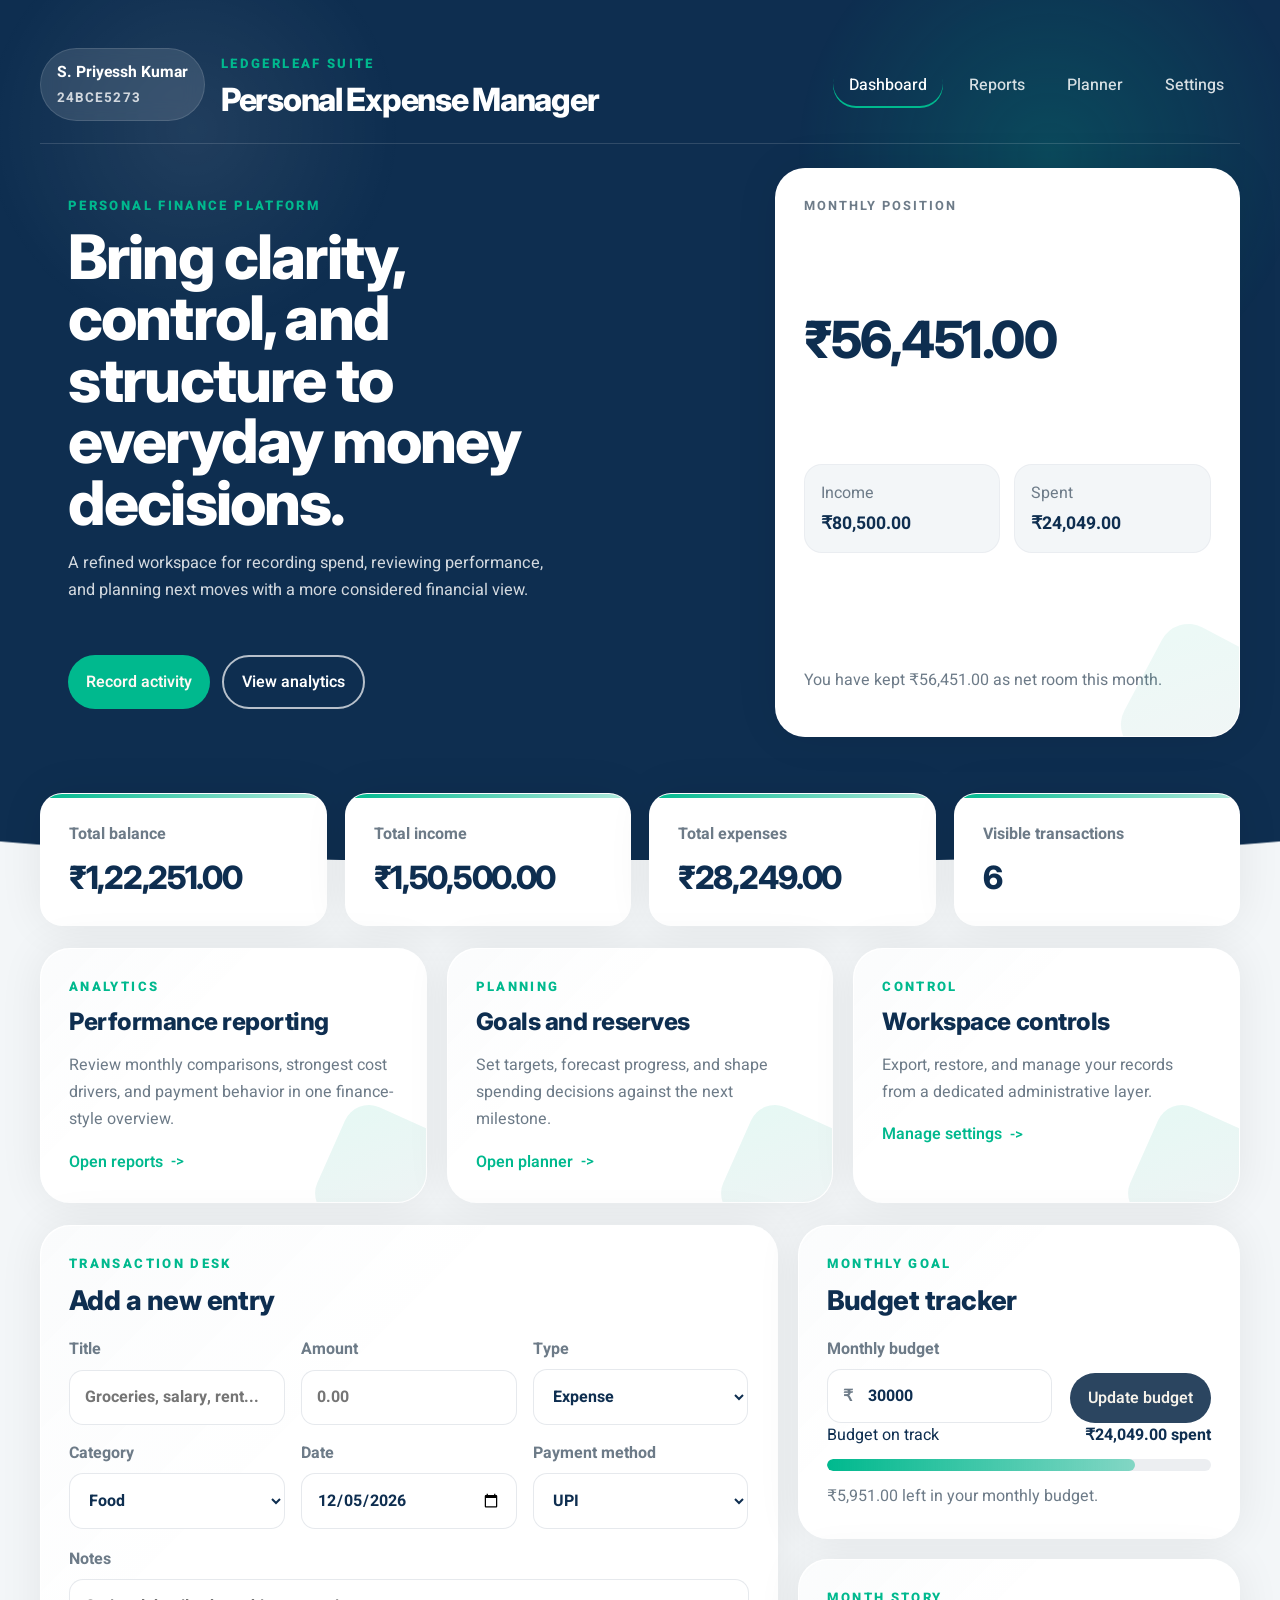
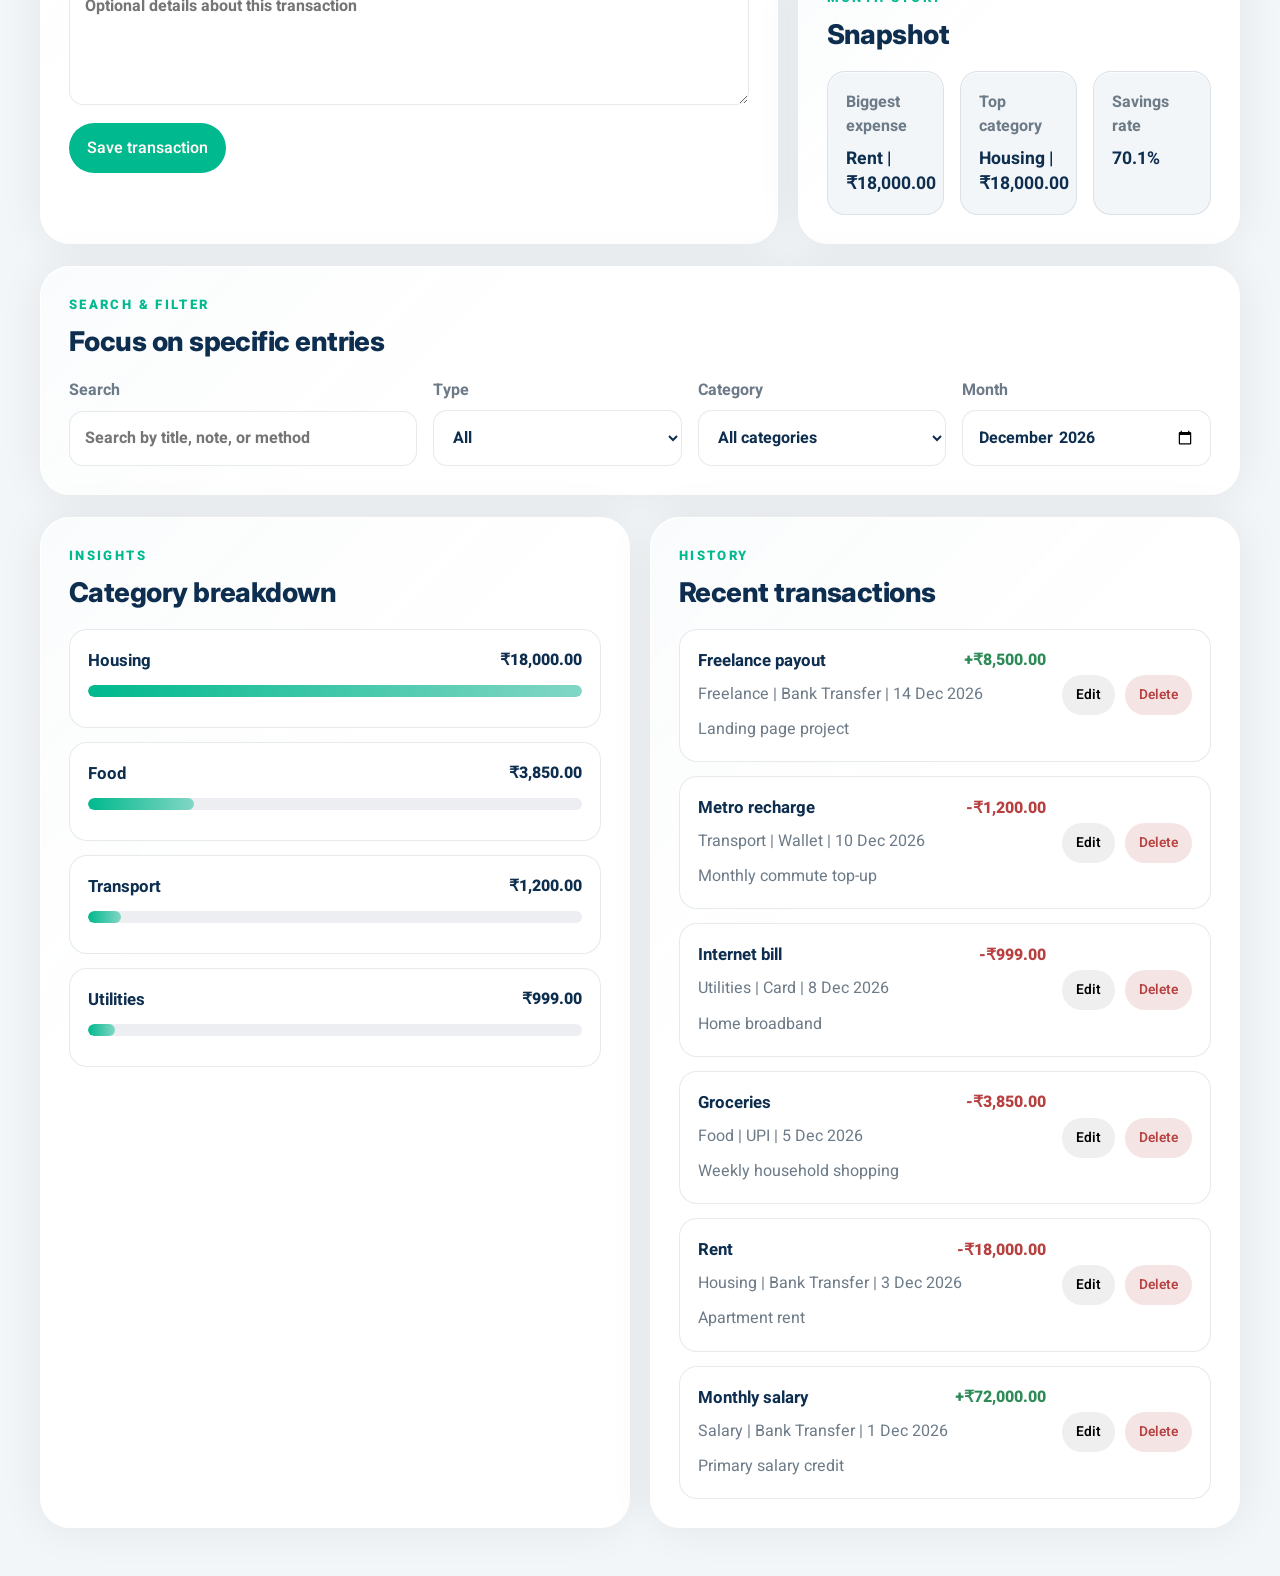
<file: index.html>
<!DOCTYPE html>
<html lang="en">
<head>
  <meta charset="UTF-8">
  <meta name="viewport" content="width=device-width, initial-scale=1.0">
  <title>LedgerLeaf | Dashboard</title>
  <link rel="preconnect" href="https://fonts.googleapis.com">
  <link rel="preconnect" href="https://fonts.gstatic.com" crossorigin>
  <link href="https://fonts.googleapis.com/css2?family=Heebo:wght@400;500;600&family=Inter:wght@700;800&display=swap" rel="stylesheet">
  <link rel="stylesheet" href="styles.css">
</head>
<body data-page="dashboard">
  <div class="page-shell">
    <header class="topbar">
      <div class="brand-lockup">
        <div class="identity-badge" aria-label="Student details">
          <strong>S. Priyessh Kumar</strong>
          <span>24BCE5273</span>
        </div>
        <div>
          <p class="eyebrow">LedgerLeaf Suite</p>
          <h1 class="brand-title">Personal Expense Manager</h1>
        </div>
      </div>
      <nav class="nav-pills" aria-label="Primary">
        <a class="nav-pill is-active" href="index.html">Dashboard</a>
        <a class="nav-pill" href="reports.html">Reports</a>
        <a class="nav-pill" href="planner.html">Planner</a>
        <a class="nav-pill" href="settings.html">Settings</a>
      </nav>
    </header>

    <section class="hero">
      <div class="hero__copy">
        <p class="eyebrow">Personal Finance Platform</p>
        <h2>Bring clarity, control, and structure to everyday money decisions.</h2>
        <p class="hero__text">
          A refined workspace for recording spend, reviewing performance, and planning next moves with a more considered financial view.
        </p>
        <div class="hero-links">
          <a class="button button--primary" href="#transactionForm">Record activity</a>
          <a class="button button--ghost" href="reports.html">View analytics</a>
        </div>
      </div>
      <div class="hero__card">
        <p class="hero__label">Monthly position</p>
        <h2 id="heroNet">&#8377;0.00</h2>
        <div class="hero__stats">
          <div>
            <span>Income</span>
            <strong id="heroIncome">&#8377;0.00</strong>
          </div>
          <div>
            <span>Spent</span>
            <strong id="heroExpense">&#8377;0.00</strong>
          </div>
        </div>
        <p id="smartSummary" class="hero__summary">A sharper month starts with a few clean entries.</p>
      </div>
    </section>

    <main class="dashboard">
      <section class="stats-grid">
        <article class="stat-card">
          <p>Total balance</p>
          <h3 id="totalBalance">&#8377;0.00</h3>
        </article>
        <article class="stat-card">
          <p>Total income</p>
          <h3 id="totalIncome">&#8377;0.00</h3>
        </article>
        <article class="stat-card">
          <p>Total expenses</p>
          <h3 id="totalExpenses">&#8377;0.00</h3>
        </article>
        <article class="stat-card">
          <p>Visible transactions</p>
          <h3 id="transactionCount">0</h3>
        </article>
      </section>

      <section class="quick-grid">
        <article class="panel shortcut-card">
          <p class="section-kicker">Analytics</p>
          <h2>Performance reporting</h2>
          <p class="muted">Review monthly comparisons, strongest cost drivers, and payment behavior in one finance-style overview.</p>
          <a class="text-link" href="reports.html">Open reports</a>
        </article>
        <article class="panel shortcut-card">
          <p class="section-kicker">Planning</p>
          <h2>Goals and reserves</h2>
          <p class="muted">Set targets, forecast progress, and shape spending decisions against the next milestone.</p>
          <a class="text-link" href="planner.html">Open planner</a>
        </article>
        <article class="panel shortcut-card">
          <p class="section-kicker">Control</p>
          <h2>Workspace controls</h2>
          <p class="muted">Export, restore, and manage your records from a dedicated administrative layer.</p>
          <a class="text-link" href="settings.html">Manage settings</a>
        </article>
      </section>

      <section class="layout-grid">
        <section class="panel panel--form">
          <div class="panel__header">
            <div>
              <p class="section-kicker">Transaction Desk</p>
              <h2 id="formTitle">Add a new entry</h2>
            </div>
            <button id="cancelEditBtn" class="button button--ghost hidden" type="button">Cancel edit</button>
          </div>

          <form id="transactionForm" class="transaction-form">
            <div class="form-grid">
              <label>
                <span>Title</span>
                <input id="title" name="title" type="text" placeholder="Groceries, salary, rent..." required>
              </label>
              <label>
                <span>Amount</span>
                <input id="amount" name="amount" type="number" min="0.01" step="0.01" placeholder="0.00" required>
              </label>
              <label>
                <span>Type</span>
                <select id="type" name="type" required>
                  <option value="expense">Expense</option>
                  <option value="income">Income</option>
                </select>
              </label>
              <label>
                <span>Category</span>
                <select id="category" name="category" required></select>
              </label>
              <label>
                <span>Date</span>
                <input id="date" name="date" type="date" required>
              </label>
              <label>
                <span>Payment method</span>
                <select id="paymentMethod" name="paymentMethod" required>
                  <option value="UPI">UPI</option>
                  <option value="Card">Card</option>
                  <option value="Cash">Cash</option>
                  <option value="Bank Transfer">Bank Transfer</option>
                  <option value="Wallet">Wallet</option>
                </select>
              </label>
            </div>

            <label>
              <span>Notes</span>
              <textarea id="notes" name="notes" rows="4" placeholder="Optional details about this transaction"></textarea>
            </label>

            <div class="form-actions">
              <button class="button button--primary" id="submitBtn" type="submit">Save transaction</button>
            </div>
          </form>
        </section>

        <section class="stack-grid">
          <section class="panel panel--budget">
            <div class="panel__header">
              <div>
                <p class="section-kicker">Monthly Goal</p>
                <h2>Budget tracker</h2>
              </div>
            </div>

            <form id="budgetForm" class="budget-form">
              <label>
                <span>Monthly budget</span>
                <div class="budget-input">
                  <span>&#8377;</span>
                  <input id="budgetInput" type="number" min="0" step="0.01" placeholder="Set your monthly limit">
                </div>
              </label>
              <button class="button button--secondary" type="submit">Update budget</button>
            </form>

            <div class="budget-progress">
              <div class="budget-progress__labels">
                <span id="budgetStatus">No budget set yet</span>
                <strong id="budgetSpent">&#8377;0.00 spent</strong>
              </div>
              <div class="progress-track" aria-hidden="true">
                <div id="budgetBar" class="progress-fill"></div>
              </div>
              <p id="budgetMeta" class="muted">Set a budget to see how your expenses compare this month.</p>
            </div>
          </section>

          <section class="panel">
            <div class="panel__header">
              <div>
                <p class="section-kicker">Month Story</p>
                <h2>Snapshot</h2>
              </div>
            </div>
            <div class="mini-metrics">
              <article>
                <span>Biggest expense</span>
                <strong id="largestExpenseLabel">No expenses yet</strong>
              </article>
              <article>
                <span>Top category</span>
                <strong id="topCategoryLabel">Waiting for data</strong>
              </article>
              <article>
                <span>Savings rate</span>
                <strong id="savingsRateLabel">0%</strong>
              </article>
            </div>
          </section>
        </section>
      </section>

      <section class="panel panel--filters">
        <div class="panel__header">
          <div>
            <p class="section-kicker">Search & Filter</p>
            <h2>Focus on specific entries</h2>
          </div>
        </div>

        <div class="filter-grid filter-grid--wide">
          <label>
            <span>Search</span>
            <input id="searchInput" type="search" placeholder="Search by title, note, or method">
          </label>
          <label>
            <span>Type</span>
            <select id="filterType">
              <option value="all">All</option>
              <option value="expense">Expense</option>
              <option value="income">Income</option>
            </select>
          </label>
          <label>
            <span>Category</span>
            <select id="filterCategory">
              <option value="all">All categories</option>
            </select>
          </label>
          <label>
            <span>Month</span>
            <input id="filterMonth" type="month">
          </label>
        </div>
      </section>

      <section class="content-grid">
        <section class="panel">
          <div class="panel__header">
            <div>
              <p class="section-kicker">Insights</p>
              <h2>Category breakdown</h2>
            </div>
          </div>
          <div id="insightsList" class="insights-list"></div>
        </section>

        <section class="panel">
          <div class="panel__header">
            <div>
              <p class="section-kicker">History</p>
              <h2>Recent transactions</h2>
            </div>
          </div>
          <div id="transactionList" class="transaction-list"></div>
        </section>
      </section>
    </main>
  </div>

  <template id="transactionItemTemplate">
    <article class="transaction-item">
      <div class="transaction-item__main">
        <div class="transaction-item__top">
          <h3 class="transaction-title"></h3>
          <p class="transaction-amount"></p>
        </div>
        <div class="transaction-meta"></div>
        <p class="transaction-notes"></p>
      </div>
      <div class="transaction-actions">
        <button class="button button--tiny edit-btn" type="button">Edit</button>
        <button class="button button--tiny button--danger delete-btn" type="button">Delete</button>
      </div>
    </article>
  </template>

  <template id="insightItemTemplate">
    <article class="insight-item">
      <div class="insight-item__head">
        <h3 class="insight-category"></h3>
        <strong class="insight-value"></strong>
      </div>
      <div class="progress-track" aria-hidden="true">
        <div class="insight-bar"></div>
      </div>
    </article>
  </template>

  <script src="script.js"></script>
</body>
</html>
</file>
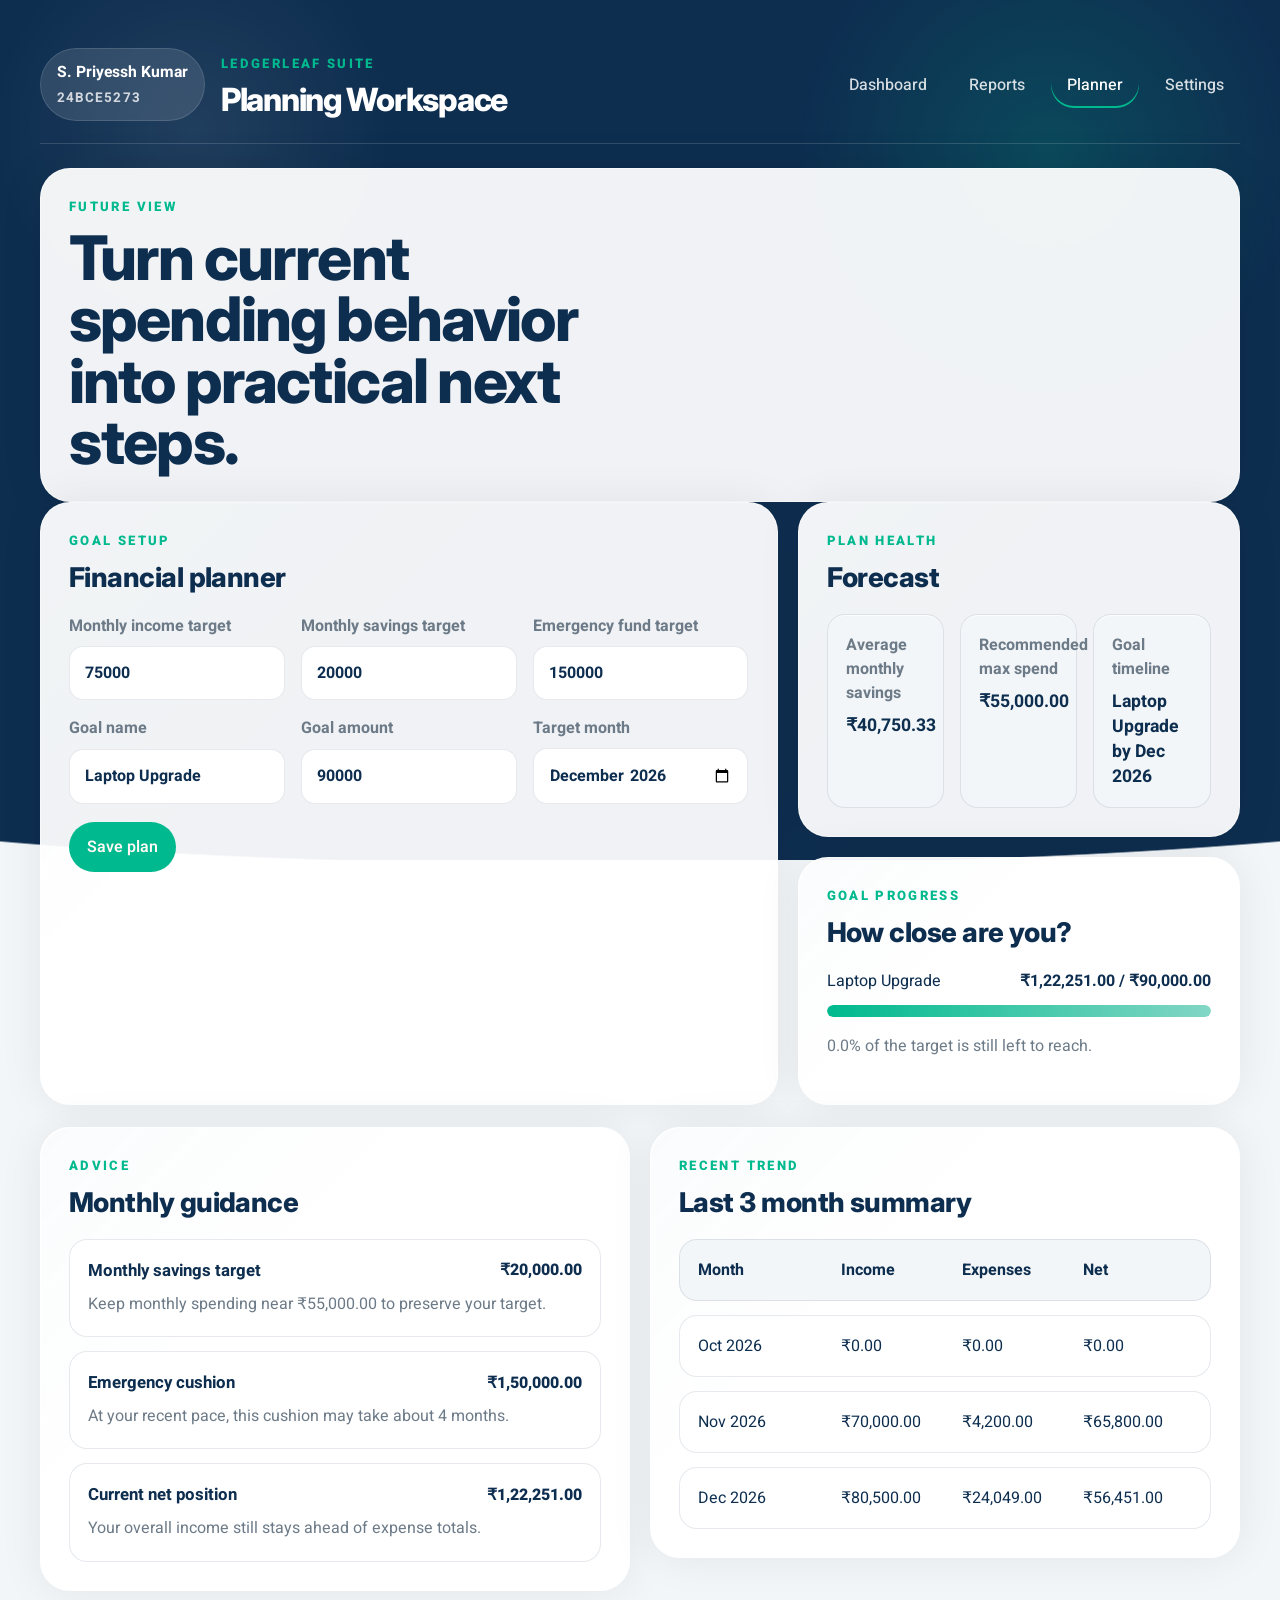
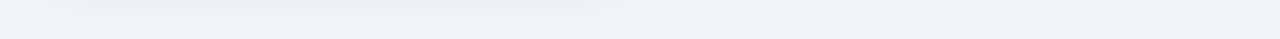
<file: planner.html>
<!DOCTYPE html>
<html lang="en">
<head>
  <meta charset="UTF-8">
  <meta name="viewport" content="width=device-width, initial-scale=1.0">
  <title>LedgerLeaf | Planner</title>
  <link rel="preconnect" href="https://fonts.googleapis.com">
  <link rel="preconnect" href="https://fonts.gstatic.com" crossorigin>
  <link href="https://fonts.googleapis.com/css2?family=Heebo:wght@400;500;600&family=Inter:wght@700;800&display=swap" rel="stylesheet">
  <link rel="stylesheet" href="styles.css">
</head>
<body data-page="planner">
  <div class="page-shell">
    <header class="topbar">
      <div class="brand-lockup">
        <div class="identity-badge">
          <strong>S. Priyessh Kumar</strong>
          <span>24BCE5273</span>
        </div>
        <div>
          <p class="eyebrow">LedgerLeaf Suite</p>
          <h1 class="brand-title">Planning Workspace</h1>
        </div>
      </div>
      <nav class="nav-pills" aria-label="Primary">
        <a class="nav-pill" href="index.html">Dashboard</a>
        <a class="nav-pill" href="reports.html">Reports</a>
        <a class="nav-pill is-active" href="planner.html">Planner</a>
        <a class="nav-pill" href="settings.html">Settings</a>
      </nav>
    </header>

    <section class="subhero">
      <div>
        <p class="eyebrow">Future View</p>
        <h2>Turn current spending behavior into practical next steps.</h2>
      </div>
    </section>

    <main class="dashboard">
      <section class="layout-grid">
        <section class="panel">
          <div class="panel__header">
            <div>
              <p class="section-kicker">Goal Setup</p>
              <h2>Financial planner</h2>
            </div>
          </div>
          <form id="plannerForm" class="transaction-form">
            <div class="form-grid">
              <label>
                <span>Monthly income target</span>
                <input id="plannerIncomeTarget" type="number" min="0" step="0.01" placeholder="Expected monthly income">
              </label>
              <label>
                <span>Monthly savings target</span>
                <input id="plannerSavingsTarget" type="number" min="0" step="0.01" placeholder="How much to save">
              </label>
              <label>
                <span>Emergency fund target</span>
                <input id="plannerEmergencyTarget" type="number" min="0" step="0.01" placeholder="Goal amount">
              </label>
              <label>
                <span>Goal name</span>
                <input id="plannerGoalName" type="text" placeholder="Laptop fund, travel fund...">
              </label>
              <label>
                <span>Goal amount</span>
                <input id="plannerGoalAmount" type="number" min="0" step="0.01" placeholder="Target amount">
              </label>
              <label>
                <span>Target month</span>
                <input id="plannerGoalMonth" type="month">
              </label>
            </div>
            <div class="form-actions">
              <button class="button button--primary" type="submit">Save plan</button>
            </div>
          </form>
        </section>

        <section class="stack-grid">
          <section class="panel">
            <div class="panel__header">
              <div>
                <p class="section-kicker">Plan Health</p>
                <h2>Forecast</h2>
              </div>
            </div>
            <div class="mini-metrics">
              <article>
                <span>Average monthly savings</span>
                <strong id="plannerAvgSavings">&#8377;0.00</strong>
              </article>
              <article>
                <span>Recommended max spend</span>
                <strong id="plannerSpendCap">&#8377;0.00</strong>
              </article>
              <article>
                <span>Goal timeline</span>
                <strong id="plannerTimeline">Set a plan</strong>
              </article>
            </div>
          </section>

          <section class="panel">
            <div class="panel__header">
              <div>
                <p class="section-kicker">Goal Progress</p>
                <h2>How close are you?</h2>
              </div>
            </div>
            <div class="budget-progress">
              <div class="budget-progress__labels">
                <span id="plannerGoalLabel">No goal yet</span>
                <strong id="plannerGoalProgress">&#8377;0.00</strong>
              </div>
              <div class="progress-track" aria-hidden="true">
                <div id="plannerGoalBar" class="progress-fill"></div>
              </div>
              <p id="plannerGoalMeta" class="muted">Save a plan to see your estimated progress.</p>
            </div>
          </section>
        </section>
      </section>

      <section class="content-grid content-grid--reports">
        <section class="panel">
          <div class="panel__header">
            <div>
              <p class="section-kicker">Advice</p>
              <h2>Monthly guidance</h2>
            </div>
          </div>
          <div id="plannerAdviceList" class="insights-list"></div>
        </section>

        <section class="panel">
          <div class="panel__header">
            <div>
              <p class="section-kicker">Recent Trend</p>
              <h2>Last 3 month summary</h2>
            </div>
          </div>
          <div id="plannerTrendTable" class="table-shell"></div>
        </section>
      </section>
    </main>
  </div>

  <template id="plannerAdviceTemplate">
    <article class="insight-item">
      <div class="insight-item__head">
        <h3 class="insight-category"></h3>
        <strong class="insight-value"></strong>
      </div>
      <p class="transaction-notes planner-note"></p>
    </article>
  </template>

  <script src="script.js"></script>
</body>
</html>
</file>
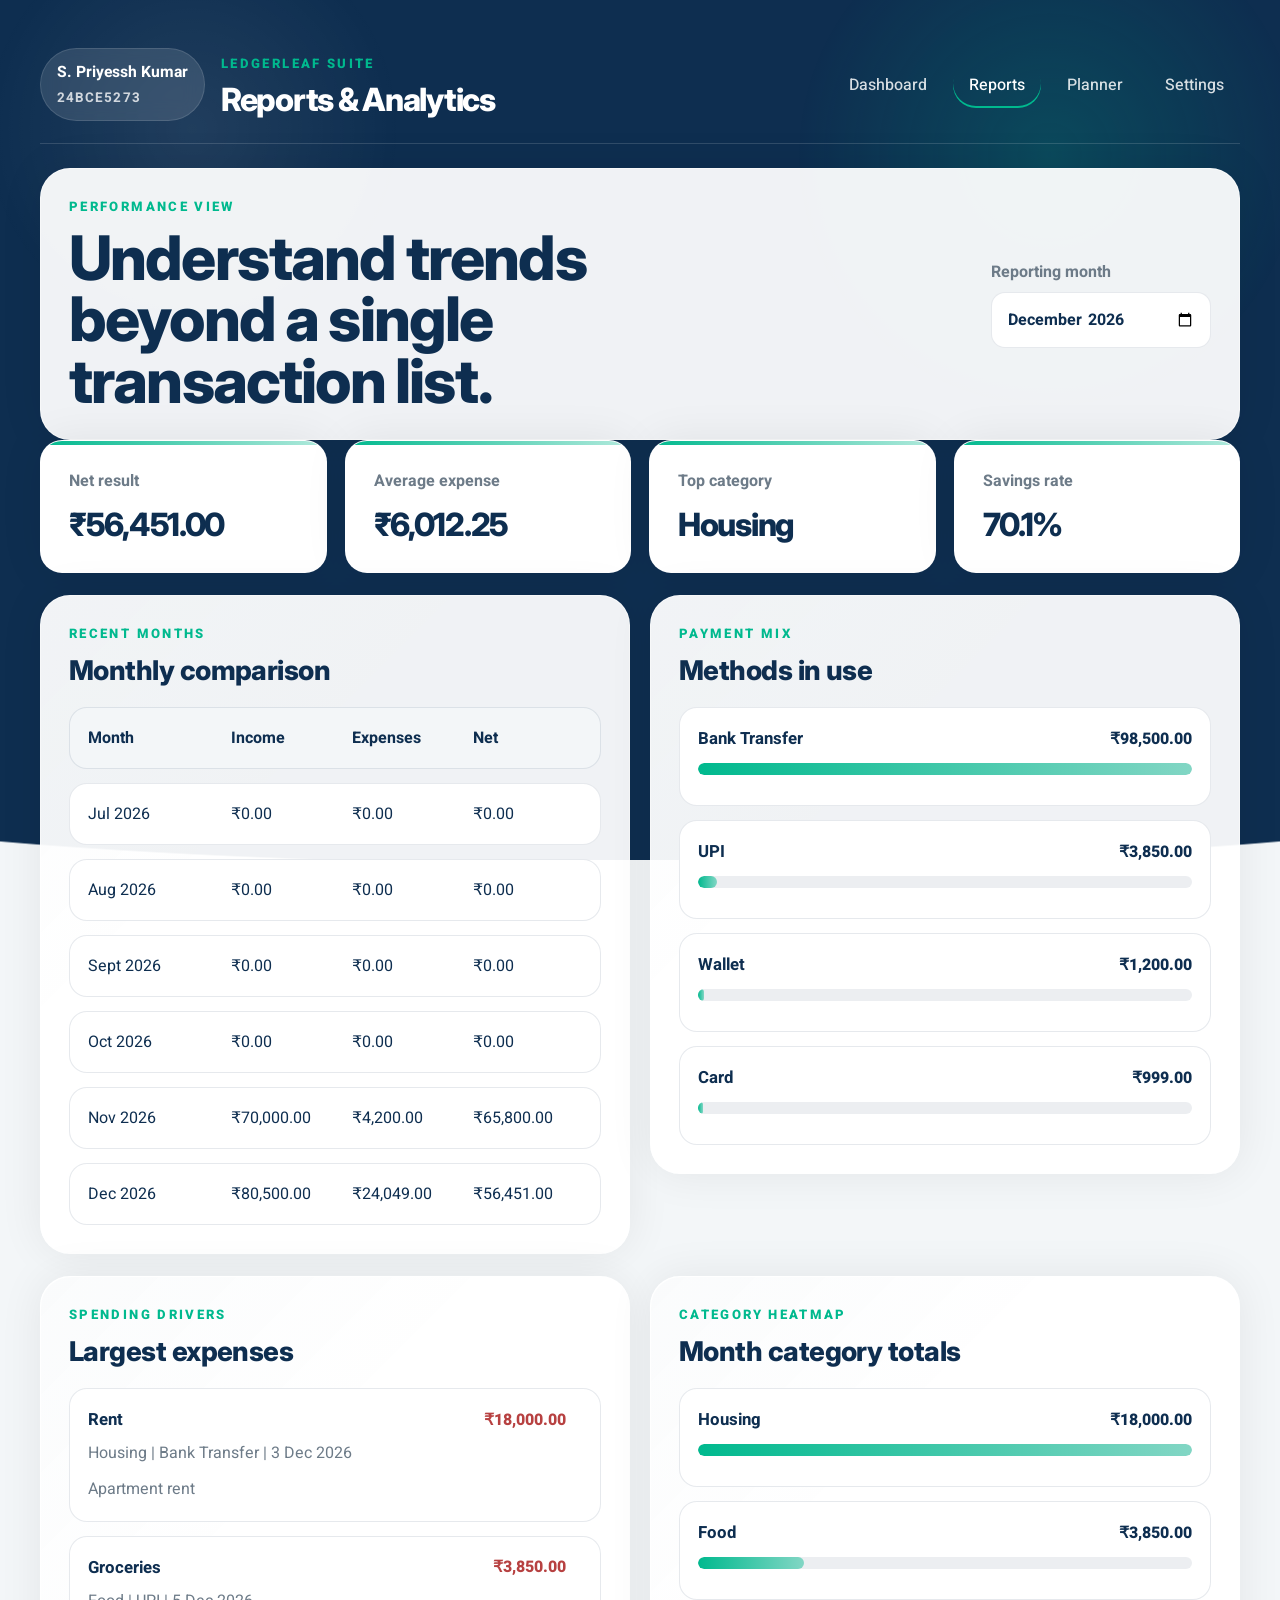
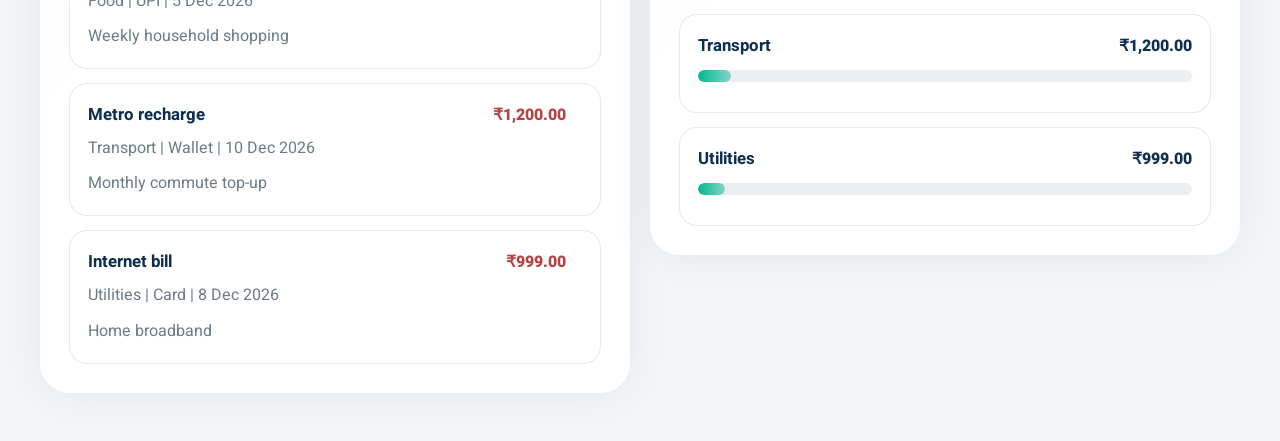
<file: reports.html>
<!DOCTYPE html>
<html lang="en">
<head>
  <meta charset="UTF-8">
  <meta name="viewport" content="width=device-width, initial-scale=1.0">
  <title>LedgerLeaf | Reports</title>
  <link rel="preconnect" href="https://fonts.googleapis.com">
  <link rel="preconnect" href="https://fonts.gstatic.com" crossorigin>
  <link href="https://fonts.googleapis.com/css2?family=Heebo:wght@400;500;600&family=Inter:wght@700;800&display=swap" rel="stylesheet">
  <link rel="stylesheet" href="styles.css">
</head>
<body data-page="reports">
  <div class="page-shell">
    <header class="topbar">
      <div class="brand-lockup">
        <div class="identity-badge">
          <strong>S. Priyessh Kumar</strong>
          <span>24BCE5273</span>
        </div>
        <div>
          <p class="eyebrow">LedgerLeaf Suite</p>
          <h1 class="brand-title">Reports & Analytics</h1>
        </div>
      </div>
      <nav class="nav-pills" aria-label="Primary">
        <a class="nav-pill" href="index.html">Dashboard</a>
        <a class="nav-pill is-active" href="reports.html">Reports</a>
        <a class="nav-pill" href="planner.html">Planner</a>
        <a class="nav-pill" href="settings.html">Settings</a>
      </nav>
    </header>

    <section class="subhero">
      <div>
        <p class="eyebrow">Performance View</p>
        <h2>Understand trends beyond a single transaction list.</h2>
      </div>
      <label class="month-picker">
        <span>Reporting month</span>
        <input id="reportsMonth" type="month">
      </label>
    </section>

    <main class="dashboard">
      <section class="stats-grid">
        <article class="stat-card">
          <p>Net result</p>
          <h3 id="reportNet">&#8377;0.00</h3>
        </article>
        <article class="stat-card">
          <p>Average expense</p>
          <h3 id="reportAverageExpense">&#8377;0.00</h3>
        </article>
        <article class="stat-card">
          <p>Top category</p>
          <h3 id="reportTopCategory">None</h3>
        </article>
        <article class="stat-card">
          <p>Savings rate</p>
          <h3 id="reportSavingsRate">0%</h3>
        </article>
      </section>

      <section class="content-grid content-grid--reports">
        <section class="panel">
          <div class="panel__header">
            <div>
              <p class="section-kicker">Recent Months</p>
              <h2>Monthly comparison</h2>
            </div>
          </div>
          <div id="monthlyTable" class="table-shell"></div>
        </section>

        <section class="panel">
          <div class="panel__header">
            <div>
              <p class="section-kicker">Payment Mix</p>
              <h2>Methods in use</h2>
            </div>
          </div>
          <div id="paymentMethodList" class="insights-list"></div>
        </section>
      </section>

      <section class="content-grid content-grid--reports">
        <section class="panel">
          <div class="panel__header">
            <div>
              <p class="section-kicker">Spending Drivers</p>
              <h2>Largest expenses</h2>
            </div>
          </div>
          <div id="largestExpensesList" class="transaction-list"></div>
        </section>

        <section class="panel">
          <div class="panel__header">
            <div>
              <p class="section-kicker">Category Heatmap</p>
              <h2>Month category totals</h2>
            </div>
          </div>
          <div id="reportsCategoryList" class="insights-list"></div>
        </section>
      </section>
    </main>
  </div>

  <template id="reportRowTemplate">
    <div class="table-row">
      <span class="row-month"></span>
      <span class="row-income"></span>
      <span class="row-expenses"></span>
      <span class="row-net"></span>
    </div>
  </template>

  <template id="metricItemTemplate">
    <article class="insight-item">
      <div class="insight-item__head">
        <h3 class="insight-category"></h3>
        <strong class="insight-value"></strong>
      </div>
      <div class="progress-track" aria-hidden="true">
        <div class="insight-bar"></div>
      </div>
    </article>
  </template>

  <template id="expenseItemTemplate">
    <article class="transaction-item">
      <div class="transaction-item__main">
        <div class="transaction-item__top">
          <h3 class="transaction-title"></h3>
          <p class="transaction-amount expense"></p>
        </div>
        <div class="transaction-meta"></div>
        <p class="transaction-notes"></p>
      </div>
    </article>
  </template>

  <script src="script.js"></script>
</body>
</html>
</file>
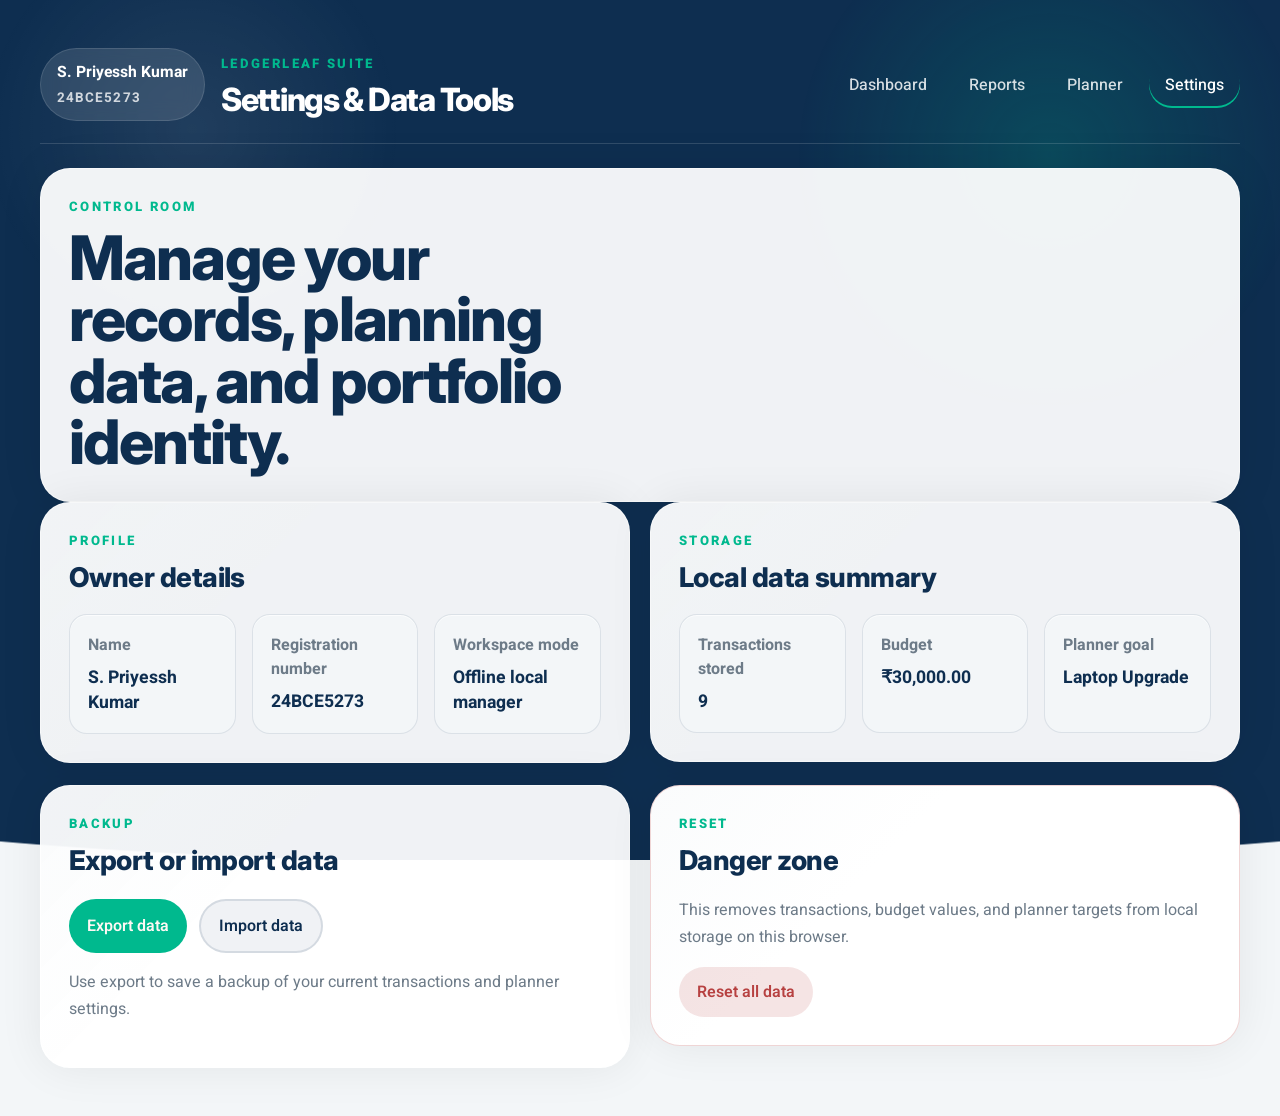
<file: settings.html>
<!DOCTYPE html>
<html lang="en">
<head>
  <meta charset="UTF-8">
  <meta name="viewport" content="width=device-width, initial-scale=1.0">
  <title>LedgerLeaf | Settings</title>
  <link rel="preconnect" href="https://fonts.googleapis.com">
  <link rel="preconnect" href="https://fonts.gstatic.com" crossorigin>
  <link href="https://fonts.googleapis.com/css2?family=Heebo:wght@400;500;600&family=Inter:wght@700;800&display=swap" rel="stylesheet">
  <link rel="stylesheet" href="styles.css">
</head>
<body data-page="settings">
  <div class="page-shell">
    <header class="topbar">
      <div class="brand-lockup">
        <div class="identity-badge">
          <strong>S. Priyessh Kumar</strong>
          <span>24BCE5273</span>
        </div>
        <div>
          <p class="eyebrow">LedgerLeaf Suite</p>
          <h1 class="brand-title">Settings & Data Tools</h1>
        </div>
      </div>
      <nav class="nav-pills" aria-label="Primary">
        <a class="nav-pill" href="index.html">Dashboard</a>
        <a class="nav-pill" href="reports.html">Reports</a>
        <a class="nav-pill" href="planner.html">Planner</a>
        <a class="nav-pill is-active" href="settings.html">Settings</a>
      </nav>
    </header>

    <section class="subhero">
      <div>
        <p class="eyebrow">Control Room</p>
        <h2>Manage your records, planning data, and portfolio identity.</h2>
      </div>
    </section>

    <main class="dashboard">
      <section class="content-grid content-grid--reports">
        <section class="panel">
          <div class="panel__header">
            <div>
              <p class="section-kicker">Profile</p>
              <h2>Owner details</h2>
            </div>
          </div>
          <div class="mini-metrics">
            <article>
              <span>Name</span>
              <strong>S. Priyessh Kumar</strong>
            </article>
            <article>
              <span>Registration number</span>
              <strong>24BCE5273</strong>
            </article>
            <article>
              <span>Workspace mode</span>
              <strong>Offline local manager</strong>
            </article>
          </div>
        </section>

        <section class="panel">
          <div class="panel__header">
            <div>
              <p class="section-kicker">Storage</p>
              <h2>Local data summary</h2>
            </div>
          </div>
          <div class="mini-metrics">
            <article>
              <span>Transactions stored</span>
              <strong id="settingsTransactionCount">0</strong>
            </article>
            <article>
              <span>Budget</span>
              <strong id="settingsBudget">&#8377;0.00</strong>
            </article>
            <article>
              <span>Planner goal</span>
              <strong id="settingsGoal">Not set</strong>
            </article>
          </div>
        </section>
      </section>

      <section class="content-grid content-grid--reports">
        <section class="panel">
          <div class="panel__header">
            <div>
              <p class="section-kicker">Backup</p>
              <h2>Export or import data</h2>
            </div>
          </div>
          <div class="settings-actions">
            <button id="exportDataBtn" class="button button--primary" type="button">Export data</button>
            <label class="file-button">
              <span class="button button--ghost">Import data</span>
              <input id="importDataInput" type="file" accept="application/json">
            </label>
          </div>
          <p id="settingsMessage" class="muted">Use export to save a backup of your current transactions and planner settings.</p>
        </section>

        <section class="panel danger-panel">
          <div class="panel__header">
            <div>
              <p class="section-kicker">Reset</p>
              <h2>Danger zone</h2>
            </div>
          </div>
          <p class="muted">This removes transactions, budget values, and planner targets from local storage on this browser.</p>
          <button id="resetDataBtn" class="button button--danger" type="button">Reset all data</button>
        </section>
      </section>
    </main>
  </div>

  <script src="script.js"></script>
</body>
</html>
</file>
<file: styles.css>
:root {
  --bg: #f3f6f8;
  --surface: rgba(255, 255, 255, 0.94);
  --surface-strong: #ffffff;
  --text: #0e2e50;
  --muted: #6d7b88;
  --line: rgba(14, 46, 80, 0.1);
  --primary: #00b98e;
  --primary-deep: #009f7a;
  --secondary: #2b4560;
  --secondary-deep: #0e2e50;
  --danger: #b74141;
  --income: #2e8b57;
  --expense: #b74141;
  --shadow: 0 0 45px rgba(0, 0, 0, 0.07);
  --radius-lg: 28px;
}

* {
  box-sizing: border-box;
}

html {
  scroll-behavior: smooth;
}

body {
  margin: 0;
  min-height: 100vh;
  font-family: "Heebo", "Manrope", sans-serif;
  color: var(--text);
  background:
    linear-gradient(180deg, #0e2e50 0px, #0e2e50 860px, var(--bg) 860px, var(--bg) 100%);
  position: relative;
}

body::before,
body::after {
  content: "";
  position: fixed;
  inset: auto;
  pointer-events: none;
  z-index: 0;
  filter: blur(8px);
}

body::before {
  top: 0;
  left: 0;
  width: 100%;
  height: 860px;
  border-radius: 0;
  background:
    radial-gradient(circle at 82% 18%, rgba(0, 185, 142, 0.2), transparent 20%),
    radial-gradient(circle at 15% 15%, rgba(255, 255, 255, 0.08), transparent 16%);
  transform: none;
  filter: none;
}

body::after {
  top: 780px;
  left: 0;
  width: 100%;
  height: 120px;
  border-radius: 0;
  background:
    radial-gradient(120% 140px at 50% 0%, transparent 60%, var(--bg) 61%);
  filter: none;
}

a,
button,
input,
select,
textarea {
  font: inherit;
}

a {
  color: inherit;
  text-decoration: none;
}

.page-shell {
  width: min(1200px, calc(100% - 32px));
  margin: 0 auto;
  padding: 26px 0 48px;
  position: relative;
  z-index: 1;
}

.topbar,
.hero__copy,
.hero__card,
.panel,
.stat-card,
.subhero {
  background: var(--surface);
  border: 1px solid rgba(255, 255, 255, 0.5);
  box-shadow: var(--shadow);
}

.topbar {
  display: flex;
  justify-content: space-between;
  gap: 18px;
  align-items: center;
  padding: 22px 0;
  border-radius: 0;
  margin-bottom: 24px;
  position: relative;
  z-index: 10;
  background: transparent;
  box-shadow: none;
  border: 0;
  border-bottom: 1px solid rgba(255, 255, 255, 0.14);
}

.brand-lockup {
  display: flex;
  gap: 16px;
  align-items: center;
}

.brand-title,
.hero h2,
.panel h2,
.stat-card h3,
.subhero h2 {
  margin: 0;
  font-family: "Inter", "Manrope", sans-serif;
  font-weight: 800;
  letter-spacing: -0.04em;
}

.brand-title {
  font-size: 2rem;
  line-height: 1;
  color: #ffffff;
}

.identity-badge {
  display: inline-grid;
  gap: 4px;
  padding: 12px 16px;
  border-radius: 999px;
  background: rgba(255, 255, 255, 0.12);
  border: 1px solid rgba(255, 255, 255, 0.12);
  box-shadow: none;
  backdrop-filter: blur(10px);
}

.identity-badge strong {
  font-size: 0.98rem;
  color: #ffffff;
}

.identity-badge span {
  color: rgba(255, 255, 255, 0.78);
  font-size: 0.84rem;
  font-weight: 700;
  letter-spacing: 0.08em;
}

.eyebrow,
.section-kicker {
  margin: 0 0 10px;
  color: var(--primary);
  font-size: 0.82rem;
  text-transform: uppercase;
  letter-spacing: 0.18em;
  font-weight: 800;
}

.nav-pills {
  display: flex;
  gap: 10px;
  flex-wrap: wrap;
}

.nav-pill {
  padding: 11px 16px;
  border-radius: 999px;
  background: transparent;
  font-weight: 500;
  color: rgba(255, 255, 255, 0.84);
  border: 0;
  transition: transform 180ms ease, background 180ms ease, color 180ms ease, border-color 180ms ease, box-shadow 180ms ease;
}

.nav-pill:hover,
.nav-pill.is-active {
  color: #ffffff;
  background: transparent;
  box-shadow: inset 0 -2px 0 var(--primary);
}

.hero {
  display: grid;
  grid-template-columns: 1.45fr 0.95fr;
  gap: 24px;
  margin-bottom: 56px;
  align-items: stretch;
}

.hero__copy,
.hero__card,
.panel,
.stat-card,
.subhero {
  border-radius: 30px;
}

.hero__copy,
.hero__card,
.subhero,
.panel,
.stat-card {
  padding: 28px;
}

.hero__copy {
  position: relative;
  overflow: hidden;
  background: transparent;
  box-shadow: none;
  border: 0;
  min-height: 330px;
  display: flex;
  flex-direction: column;
  justify-content: center;
}

.hero__copy::after {
  display: none;
}

.hero__copy::before {
  display: none;
}

.hero h2,
.subhero h2 {
  font-size: clamp(2rem, 4.8vw, 4rem);
  line-height: 1;
  max-width: 13ch;
  letter-spacing: -0.03em;
}

.hero h2 {
  color: #ffffff;
}

.hero__text,
.muted,
.transaction-meta,
.transaction-notes,
#budgetMeta,
.planner-note {
  color: var(--muted);
  line-height: 1.7;
}

.hero__text {
  max-width: 55ch;
  font-size: 1.02rem;
  color: rgba(255, 255, 255, 0.82);
  margin-bottom: 28px;
}

.hero-links,
.settings-actions {
  display: flex;
  gap: 12px;
  flex-wrap: wrap;
  margin-top: 22px;
}

.hero__card {
  display: flex;
  flex-direction: column;
  gap: 18px;
  justify-content: space-between;
  background: #ffffff;
  color: var(--text);
  position: relative;
  overflow: hidden;
  min-height: 330px;
}

.hero__card::after {
  content: "";
  position: absolute;
  right: -36px;
  bottom: -42px;
  width: 140px;
  height: 140px;
  border-radius: 30px;
  background: linear-gradient(135deg, rgba(0, 185, 142, 0.08), rgba(14, 46, 80, 0.05));
  transform: rotate(28deg);
}

.hero__label,
.hero__summary,
.hero__stats span {
  color: var(--muted);
}

.hero__label {
  margin: 0;
  text-transform: uppercase;
  letter-spacing: 0.16em;
  font-size: 0.8rem;
  font-weight: 700;
}

.hero__card h2 {
  font-size: clamp(2.1rem, 4vw, 3.5rem);
  max-width: unset;
  color: var(--secondary-deep);
}

.hero__stats {
  display: grid;
  grid-template-columns: repeat(2, minmax(0, 1fr));
  gap: 14px;
}

.hero__stats div {
  padding: 16px;
  border-radius: 18px;
  background: var(--bg);
  border: 1px solid rgba(14, 46, 80, 0.04);
  backdrop-filter: none;
}

.hero__stats strong {
  display: block;
  margin-top: 6px;
  font-size: 1.1rem;
}

.dashboard {
  display: grid;
  gap: 22px;
}

.stats-grid {
  display: grid;
  grid-template-columns: repeat(4, minmax(0, 1fr));
  gap: 18px;
}

.stat-card p {
  margin: 0;
  color: var(--muted);
  font-weight: 700;
}

.stat-card h3 {
  margin-top: 12px;
  font-size: 2rem;
}

.stat-card {
  position: relative;
  overflow: hidden;
  background: #ffffff;
  border-radius: 22px;
}

.stat-card::after {
  content: "";
  position: absolute;
  inset: 0 auto auto 0;
  width: 100%;
  height: 4px;
  background: linear-gradient(90deg, var(--primary), rgba(0, 185, 142, 0.3));
}

.quick-grid,
.content-grid,
.layout-grid {
  display: grid;
  grid-template-columns: repeat(3, minmax(0, 1fr));
  gap: 20px;
}

.layout-grid {
  grid-template-columns: 1.5fr 0.9fr;
}

.content-grid {
  grid-template-columns: repeat(2, minmax(0, 1fr));
}

.content-grid--reports {
  align-items: start;
}

.stack-grid {
  display: grid;
  gap: 20px;
}

.panel__header {
  display: flex;
  justify-content: space-between;
  gap: 16px;
  align-items: start;
  margin-bottom: 20px;
}

.panel h2 {
  font-size: 1.7rem;
  letter-spacing: -0.02em;
}

.panel,
.stat-card,
.subhero {
  box-shadow: var(--shadow);
}

.panel {
  position: relative;
}

.panel::after {
  content: "";
  position: absolute;
  inset: 0;
  border-radius: inherit;
  pointer-events: none;
  background: linear-gradient(135deg, rgba(243, 246, 248, 0.4), transparent 36%);
}

.panel > * {
  position: relative;
  z-index: 1;
}

.shortcut-card h2 {
  font-size: 1.5rem;
}

.shortcut-card {
  position: relative;
  overflow: hidden;
}

.shortcut-card::before {
  content: "";
  position: absolute;
  inset: auto -20px -34px auto;
  width: 120px;
  height: 120px;
  border-radius: 26px;
  background: linear-gradient(135deg, rgba(0, 185, 142, 0.1), rgba(14, 46, 80, 0.06));
  transform: rotate(24deg);
}

.text-link {
  font-weight: 600;
  color: var(--primary);
  display: inline-flex;
  align-items: center;
  gap: 8px;
}

.text-link:hover {
  color: var(--primary-deep);
}

.text-link::after {
  content: "->";
  font-size: 0.92em;
}

.transaction-form,
.budget-form {
  display: grid;
  gap: 18px;
}

.form-grid,
.filter-grid,
.mini-metrics {
  display: grid;
  grid-template-columns: repeat(3, minmax(0, 1fr));
  gap: 16px;
}

.filter-grid--wide {
  grid-template-columns: 1.4fr repeat(3, minmax(0, 1fr));
}

label {
  display: grid;
  gap: 8px;
  color: var(--muted);
  font-weight: 700;
}

input,
select,
textarea {
  width: 100%;
  border: 1px solid var(--line);
  border-radius: 14px;
  padding: 14px 15px;
  background: #ffffff;
  color: var(--text);
  outline: none;
  transition: border-color 180ms ease, box-shadow 180ms ease;
}

input:focus,
select:focus,
textarea:focus {
  border-color: rgba(0, 185, 142, 0.66);
  box-shadow: 0 0 0 4px rgba(0, 185, 142, 0.12);
}

textarea {
  min-height: 120px;
  resize: vertical;
}

.button {
  display: inline-flex;
  justify-content: center;
  align-items: center;
  border: 0;
  border-radius: 999px;
  padding: 13px 18px;
  font-weight: 600;
  cursor: pointer;
  transition: transform 180ms ease, background 180ms ease, box-shadow 180ms ease;
}

.button:hover {
  transform: translateY(-1px);
  box-shadow: 0 14px 24px rgba(22, 42, 31, 0.14);
}

.button--primary {
  background: var(--primary);
  color: #fff8f4;
}

.button--primary:hover {
  background: var(--primary-deep);
}

.button--secondary {
  background: var(--secondary);
  color: #f6f2ea;
}

.button--ghost {
  background: rgba(14, 46, 80, 0.06);
  color: var(--secondary-deep);
  border: 2px solid rgba(14, 46, 80, 0.12);
}

.hero .button--ghost {
  background: transparent;
  color: #ffffff;
  border-color: rgba(255, 255, 255, 0.7);
}

.button--tiny {
  padding: 10px 14px;
  font-size: 0.86rem;
}

.button--danger {
  background: rgba(183, 65, 65, 0.14);
  color: var(--danger);
}

.hidden {
  display: none;
}

.budget-form {
  grid-template-columns: minmax(0, 1fr) auto;
  align-items: end;
}

.budget-input {
  display: grid;
  grid-template-columns: auto 1fr;
  align-items: center;
  border: 1px solid var(--line);
  border-radius: 14px;
  background: #ffffff;
  overflow: hidden;
}

.budget-input span {
  padding-left: 15px;
  color: var(--muted);
}

.budget-input input {
  border: 0;
  box-shadow: none;
}

.budget-progress__labels,
.insight-item__head,
.transaction-item__top,
.subhero {
  display: flex;
  justify-content: space-between;
  gap: 14px;
  align-items: center;
}

.progress-track {
  width: 100%;
  height: 12px;
  border-radius: 999px;
  overflow: hidden;
  background: rgba(14, 46, 80, 0.08);
  margin: 12px 0;
}

.progress-fill,
.insight-bar {
  height: 100%;
  width: 0;
  border-radius: inherit;
  background: linear-gradient(90deg, var(--primary) 0%, rgba(0, 185, 142, 0.45) 100%);
  transition: width 280ms ease;
}

.mini-metrics article {
  padding: 18px;
  border-radius: 18px;
  background: var(--light, #f3f6f8);
  border: 1px solid var(--line);
  box-shadow: inset 0 1px 0 rgba(255, 255, 255, 0.7);
}

.mini-metrics span {
  display: block;
  color: var(--muted);
  font-weight: 700;
  margin-bottom: 8px;
}

.mini-metrics strong {
  font-size: 1.1rem;
}

.insights-list,
.transaction-list,
.table-shell {
  display: grid;
  gap: 14px;
}

.insight-item,
.transaction-item,
.table-row,
.table-head {
  border: 1px solid var(--line);
  border-radius: 18px;
  padding: 18px;
  background: #ffffff;
}

.insight-item,
.transaction-item,
.table-row {
  transition: transform 180ms ease, box-shadow 180ms ease, border-color 180ms ease;
}

.insight-item:hover,
.transaction-item:hover,
.table-row:hover {
  transform: translateY(-2px);
  border-color: rgba(0, 185, 142, 0.35);
  box-shadow: none;
}

.transaction-item {
  display: grid;
  grid-template-columns: minmax(0, 1fr) auto;
  gap: 16px;
  align-items: center;
}

.table-head,
.table-row {
  display: grid;
  grid-template-columns: 1.2fr repeat(3, 1fr);
  gap: 12px;
  align-items: center;
}

.table-head {
  font-weight: 700;
  color: var(--secondary-deep);
  background: var(--bg);
}

.transaction-title,
.insight-category {
  margin: 0;
  font-size: 1.05rem;
}

.transaction-amount,
.insight-value {
  margin: 0;
  font-weight: 800;
}

.transaction-meta,
.transaction-notes,
#budgetMeta,
.planner-note {
  margin: 8px 0 0;
}

.transaction-notes:empty {
  display: none;
}

.transaction-actions {
  display: flex;
  gap: 10px;
}

.income {
  color: var(--income);
}

.expense {
  color: var(--expense);
}

.empty-state {
  margin: 0;
  padding: 18px;
  border-radius: 18px;
  background: var(--bg);
  color: var(--muted);
}

.month-picker {
  min-width: 220px;
}

.danger-panel {
  border-color: rgba(183, 65, 65, 0.22);
  background: #ffffff;
}

.file-button {
  position: relative;
  display: inline-flex;
}

.file-button input {
  position: absolute;
  inset: 0;
  opacity: 0;
  cursor: pointer;
}

@media (max-width: 1024px) {
  .hero,
  .layout-grid,
  .content-grid,
  .quick-grid,
  .stats-grid,
  .form-grid,
  .filter-grid,
  .mini-metrics {
    grid-template-columns: 1fr;
  }

  .budget-form {
    grid-template-columns: 1fr;
  }

  .topbar,
  .subhero {
    flex-direction: column;
    align-items: stretch;
  }
}

@media (max-width: 680px) {
  .page-shell {
    width: min(100% - 18px, 100%);
    padding-top: 18px;
  }

  .topbar,
  .hero__copy,
  .hero__card,
  .panel,
  .stat-card,
  .subhero {
    border-radius: 22px;
    padding: 20px;
  }

  .brand-lockup {
    flex-direction: column;
    align-items: flex-start;
  }

  .transaction-item,
  .table-head,
  .table-row {
    grid-template-columns: 1fr;
  }

  .transaction-actions {
    justify-content: flex-start;
  }
}
</file>
